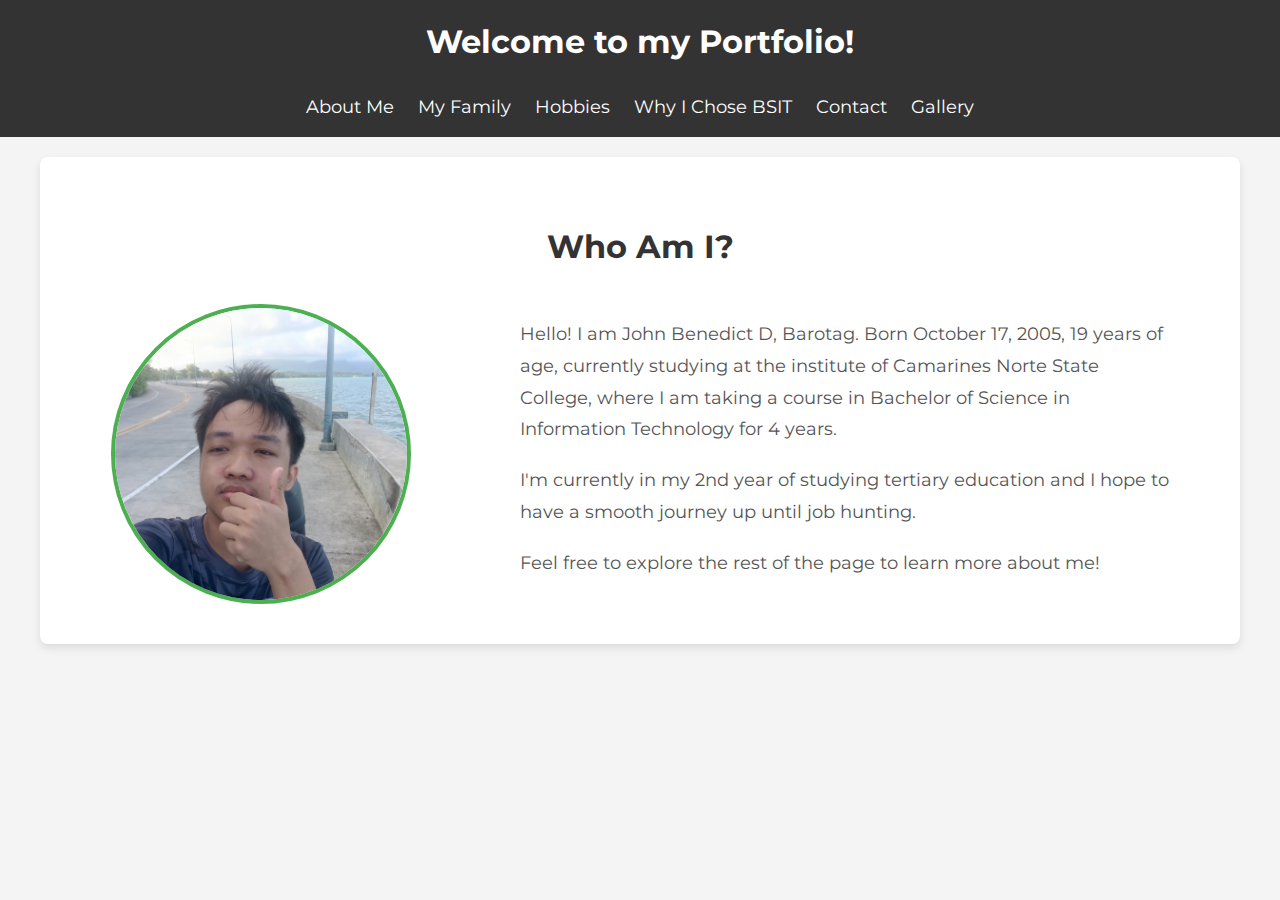
<file: index.html>
<!DOCTYPE html>
<html lang="en">
<head>
    <meta charset="UTF-8">
    <meta name="viewport" content="width=device-width, initial-scale=1.0">
    <title>Jibe's Portfolio</title>
    <link rel="stylesheet" href="styles.css">
    <link rel="stylesheet" href="https://fonts.googleapis.com/css2?family=Montserrat:wght@400;500;600;700&display=swap">

</head>
<body>
    <header>
        <h1>Welcome to my Portfolio!</h1>
        <br>
        <nav>
            <ul>
                <li><a href="index.html">About Me</a></li>
                <li><a href="family.html">My Family</a></li>
                <li><a href="hobbies.html">Hobbies</a></li>
                <li><a href="bsit.html">Why I Chose BSIT</a></li>
                <li><a href="contact.html">Contact</a></li>
                <li><a href="gallery.html">Gallery</a></li>
            </ul>
        </nav>
    </header>

    <main>
        <section class="about-section">
            <h2>Who Am I?</h2>
            <div class="about-container">
                <div class="profile-image">
                    <img src="images/IMG_20241102_160550_488@-2043851050.jpg" alt="Me">
                </div>
                <div class="about-content">
                    <p>Hello! I am John Benedict D, Barotag. Born October 17, 2005, 19 years of age, currently studying at the institute of Camarines Norte State College, where I am taking a course in Bachelor of Science in Information Technology for 4 years.</p>
                    <p>I'm currently in my 2nd year of studying tertiary education and I hope to have a smooth journey up until job hunting.</p>
                    <p>Feel free to explore the rest of the page to learn more about me!</p>
                </div>
            </div>
        </section>
    </main>
</body>
</html>
</file>
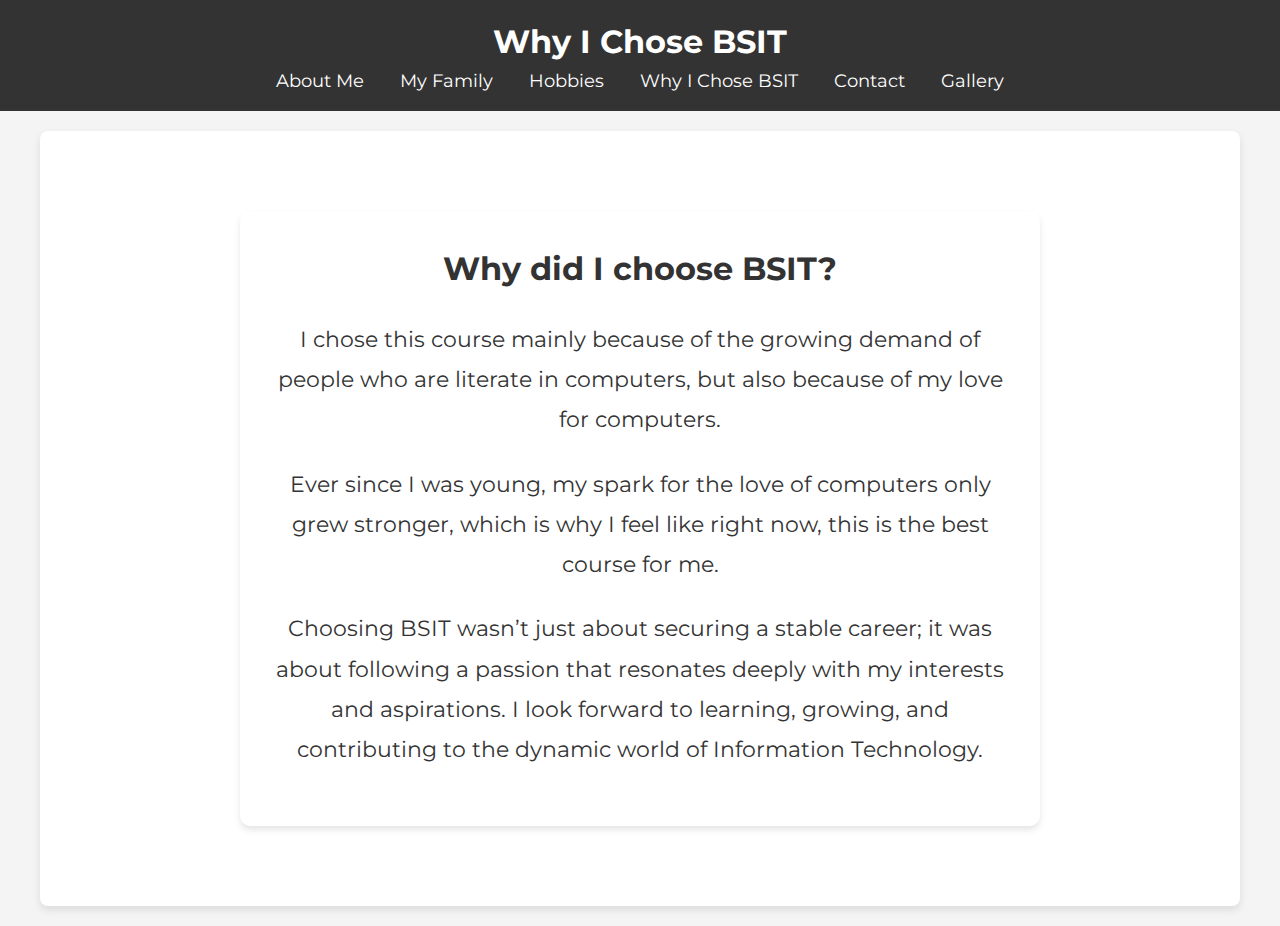
<file: bsit.html>
<!DOCTYPE html>
<html lang="en">
<head>
    <meta charset="UTF-8">
    <meta name="viewport" content="width=device-width, initial-scale=1.0">
    <title>Why I Chose BSIT</title>
    <link rel="stylesheet" href="styles.css">
    <link rel="stylesheet" href="https://fonts.googleapis.com/css2?family=Montserrat:wght@400;500;600;700&display=swap">
</head>
<body id="bsit">
    <header>
        <h1>Why I Chose BSIT</h1>
        <nav>
            <ul>
                <li><a href="index.html">About Me</a></li>
                <li><a href="family.html">My Family</a></li>
                <li><a href="hobbies.html">Hobbies</a></li>
                <li><a href="bsit.html">Why I Chose BSIT</a></li>
                <li><a href="contact.html">Contact</a></li>
                <li><a href="gallery.html">Gallery</a></li>
            </ul>
        </nav>
    </header>

    <main>
        <section class="center-content">
            <h2>Why did I choose BSIT?</h2>
            <p>I chose this course mainly because of the growing demand of people who are literate in computers, but also because of my love for computers.</p>

            <p>Ever since I was young, my spark for the love of computers only grew stronger, which is why I feel like right now, this is the best course for me.</p>

            <p>Choosing BSIT wasn’t just about securing a stable career; it was about following a passion that resonates deeply with my interests and aspirations. I look forward to learning, growing, and contributing to the dynamic world of Information Technology.</p>
        </section>
    </main>
</body>
</html>
</file>
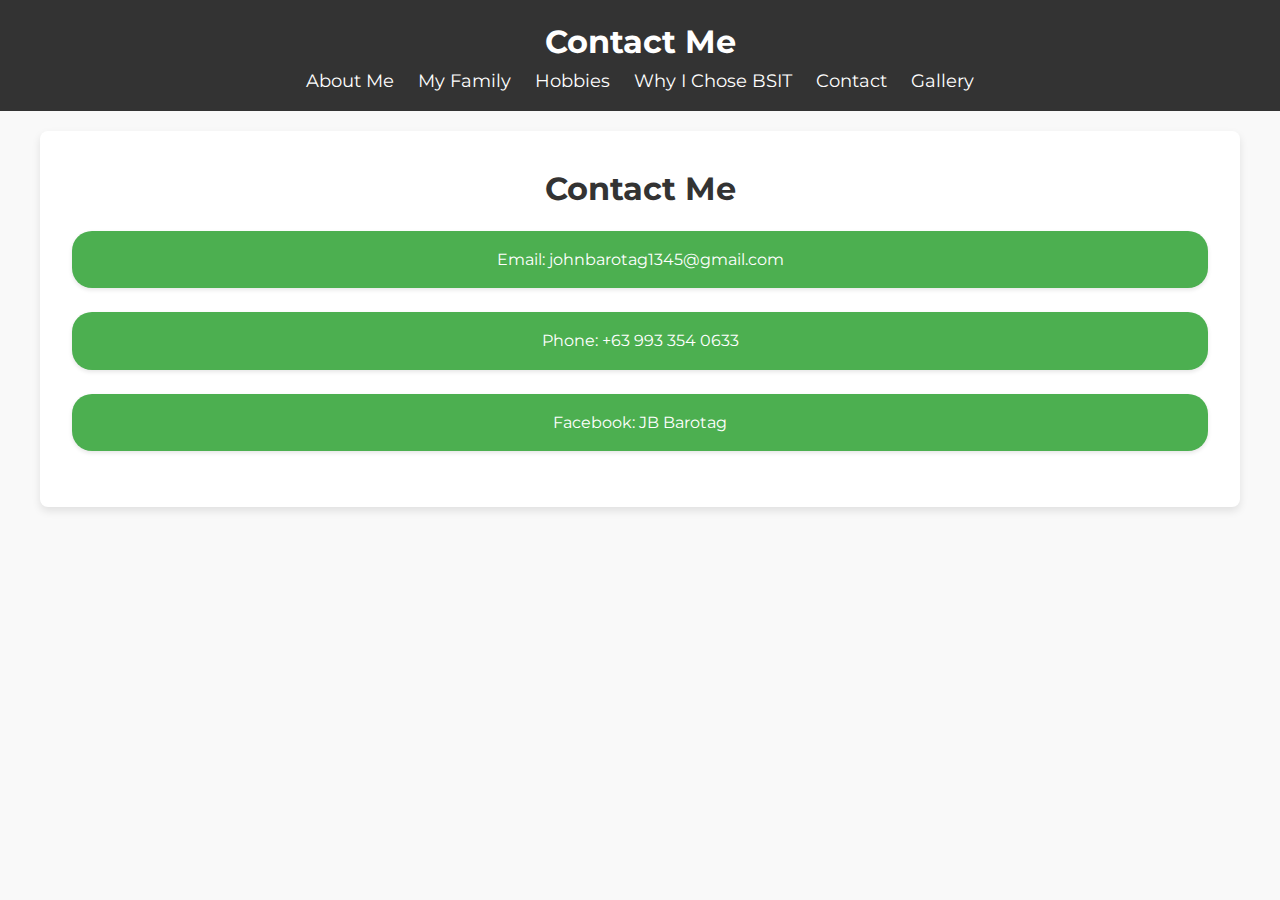
<file: contact.html>
<!DOCTYPE html>
<html lang="en">
<head>
    <meta charset="UTF-8">
    <meta name="viewport" content="width=device-width, initial-scale=1.0">
    <title>Contact Me</title>
    <link rel="stylesheet" href="styles.css">
    <link rel="stylesheet" href="https://fonts.googleapis.com/css2?family=Montserrat:wght@400;500;600;700&display=swap">
</head>
<body id="contact-page">
    <header>
        <h1>Contact Me</h1>
        <nav>
            <ul>
                <li><a href="index.html">About Me</a></li>
                <li><a href="family.html">My Family</a></li>
                <li><a href="hobbies.html">Hobbies</a></li>
                <li><a href="bsit.html">Why I Chose BSIT</a></li>
                <li><a href="contact.html">Contact</a></li>
                <li><a href="gallery.html">Gallery</a></li>
            </ul>
        </nav>
    </header>

    <main>
        <section id="contact">
            <h2>Contact Me</h2>
            <div class="contact-list">
                <a href="mailto:johnbarotag1345@gmail.com" class="contact-item">
                    <p>Email: johnbarotag1345@gmail.com</p>
                </a>
                <a href="tel:+639933540633" class="contact-item">
                    <p>Phone: +63 993 354 0633</p>
                </a>
                <a href="https://www.facebook.com/jibeeeeee1345" target="_blank" class="contact-item">
                    <p>Facebook: JB Barotag</p>
                </a>
            </div>
        </section>
        
    </main>
</body>
</html>
</file>
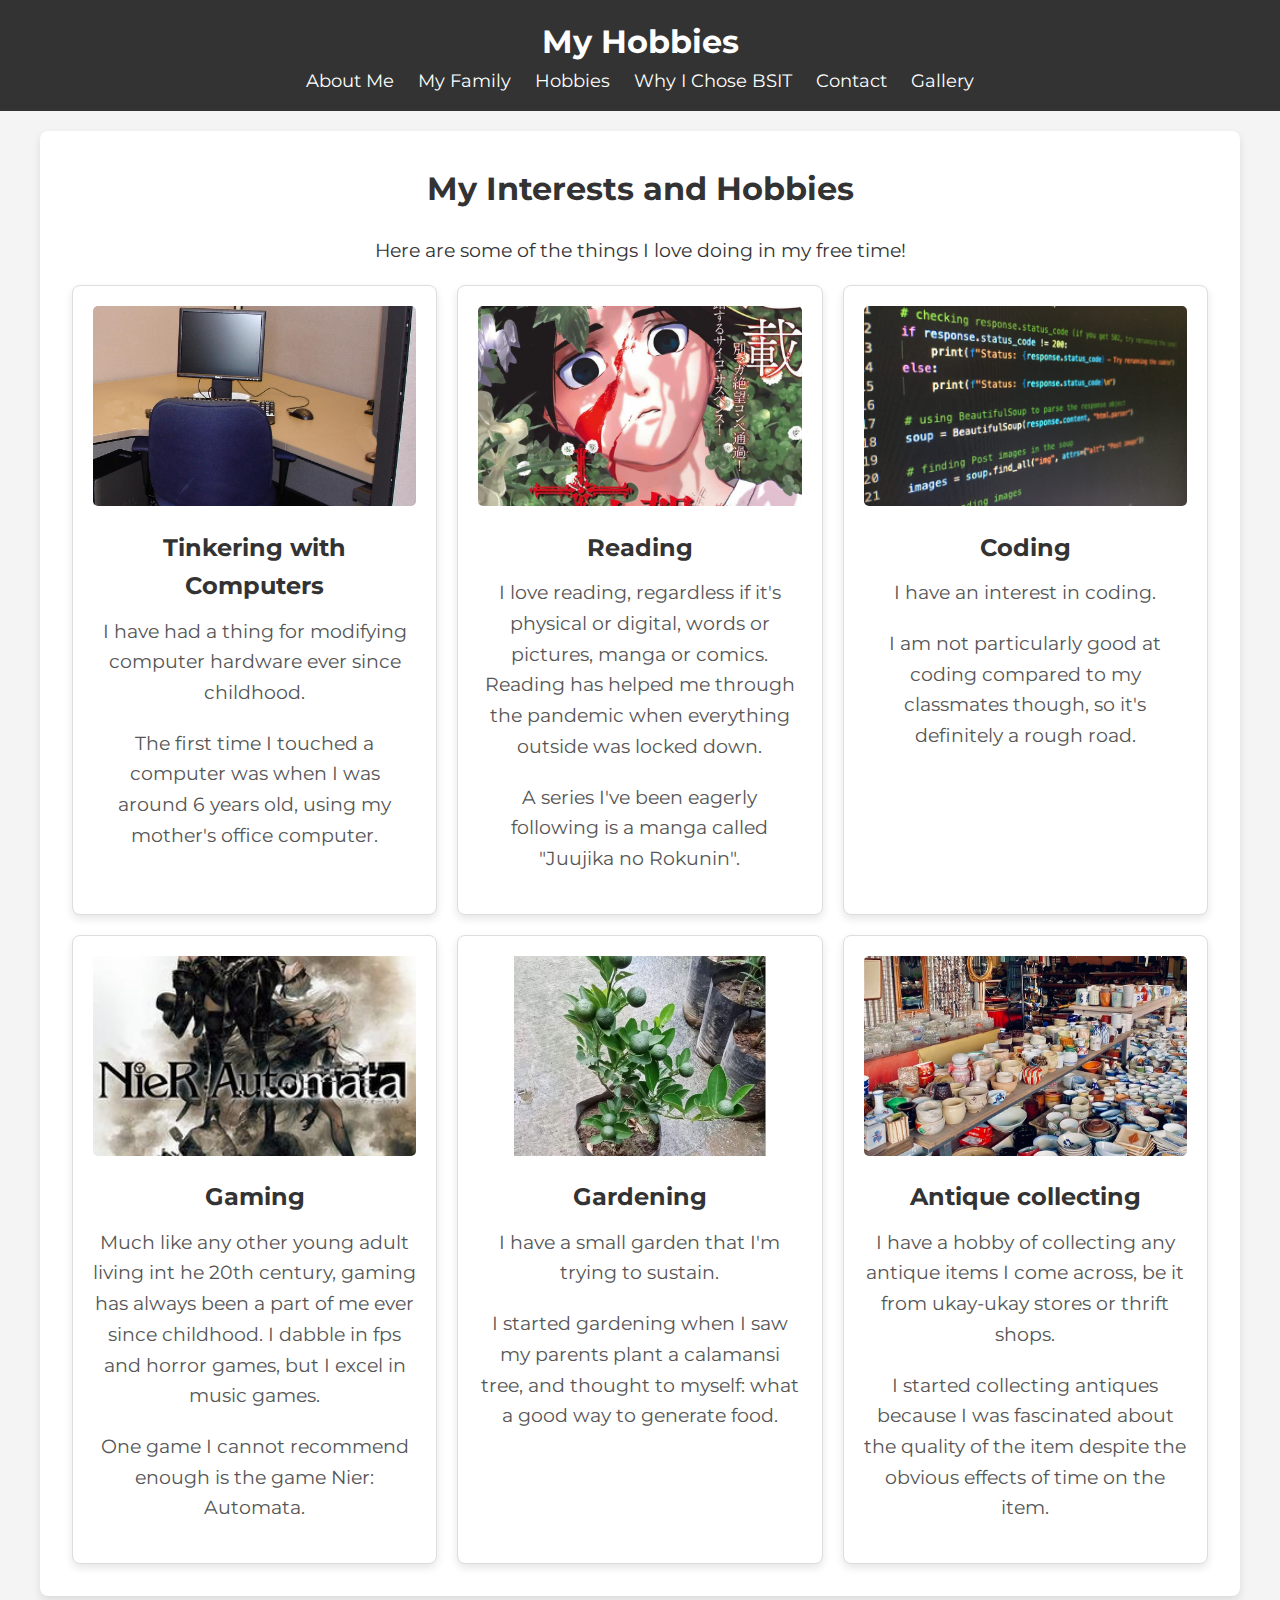
<file: hobbies.html>
<!DOCTYPE html>
<html lang="en">
<head>
    <meta charset="UTF-8">
    <meta name="viewport" content="width=device-width, initial-scale=1.0">
    <title>My Hobbies</title>
    <link rel="stylesheet" href="styles.css">
    <link rel="stylesheet" href="https://fonts.googleapis.com/css2?family=Montserrat:wght@400;500;600;700&display=swap">
</head>
<body id="hobbies-page">
    <header>
        <h1>My Hobbies</h1>
        <nav>
            <ul>
                <li><a href="index.html">About Me</a></li>
                <li><a href="family.html">My Family</a></li>
                <li><a href="hobbies.html">Hobbies</a></li>
                <li><a href="bsit.html">Why I Chose BSIT</a></li>
                <li><a href="contact.html">Contact</a></li>
                <li><a href="gallery.html">Gallery</a></li>
            </ul>
        </nav>
    </header>

    <main>
        <h2>My Interests and Hobbies</h2>
        <p>Here are some of the things I love doing in my free time!</p>

        <section class="hobbies-grid">
            <div class="hobby-item">
                <div class="hobby-card">
                    <div class="front">
                        <img src="images/ygr9qnj8vhe81.jpg" alt="Hobby 1">
                        <h3>Tinkering with Computers</h3>
                        <p>I have had a thing for modifying computer hardware ever since childhood.</p>
                    </div>
                    <div class="back">
                        <p>The first time I touched a computer was when I was around 6 years old, using my mother's office computer.</p>
                    </div>
                </div>
            </div>
            <div class="hobby-item">
                <div class="hobby-card">
                    <div class="front">
                        <img src="images/ja2wozihntw61.jpg" alt="Hobby 2">
                        <h3>Reading</h3>
                        <p>I love reading, regardless if it's physical or digital, words or pictures, manga or comics. Reading has helped me through the pandemic when everything outside was locked down.</p>
                    </div>
                    <div class="back">
                        <p>A series I've been eagerly following is a manga called "Juujika no Rokunin".</p>
                    </div>
                </div>
            </div>
            <div class="hobby-item">
                <div class="hobby-card">
                    <div class="front">
                        <img src="images/0_q2ATBBe-pHt7cUNv.jpg" alt="Hobby 3">
                        <h3>Coding</h3>
                        <p>I have an interest in coding.</p>
                    </div>
                    <div class="back">
                        <p>I am not particularly good at coding compared to my classmates though, so it's definitely a rough road.</p>
                    </div>
                </div>
            </div>
            <div class="hobby-item">
                <div class="hobby-card">
                    <div class="front">
                        <img src="images/Nier_Automata_cover_art.jpg" alt="Hobby 4">
                        <h3>Gaming</h3>
                        <p>Much like any other young adult living int he 20th century, gaming has always been a part of me ever since childhood. I dabble in fps and horror games, but I excel in music games.</p>
                    </div>
                    <div class="back">
                        <p>One game I cannot recommend enough is the game Nier: Automata.</p>
                    </div>
                </div>
            </div>
            <div class="hobby-item">
                <div class="hobby-card">
                    <div class="front">
                        <img src="images/ph-11134201-7qul0-ljpgi2gvylpob6.jpg" alt="Hobby 5">
                        <h3>Gardening</h3>
                        <p>I have a small garden that I'm trying to sustain.</p>
                    </div>
                    <div class="back">
                        <p>I started gardening when I saw my parents plant a calamansi tree, and thought to myself: what a good way to generate food.</p>
                    </div>
                </div>
            </div>
            <div class="hobby-item">
                <div class="hobby-card">
                    <div class="front">
                        <img src="images/japan-surplus-v0-00tupdw3az3d1.jpg" alt="Hobby 6">
                        <h3>Antique collecting</h3>
                        <p>I have a hobby of collecting any antique items I come across, be it from ukay-ukay stores or thrift shops.</p>
                    </div>
                    <div class="back">
                        <p>I started collecting antiques because I was fascinated about the quality of the item despite the obvious effects of time on the item.</p>
                    </div>
                </div>
            </div>
        </section>
    </main>
</body>
</html>
</file>
<file: styles.css>
/* General Styles */
* {
    margin: 0;
    padding: 0;
    box-sizing: border-box;
}

body {
    font-family: 'Montserrat', sans-serif;
    background-color: #f0f4f8;
    line-height: 1.6;
    color: #333;
    margin: 0;
}

header {
    background-color: #333;
    color: white;
    padding: 1.5rem 0;
    text-align: center;
}

header h1 {
    font-size: 2.5rem;
    margin-bottom: 0.5rem;
}

nav ul {
    list-style: none;
    padding: 0;
    margin-top: 10px;
}

nav ul li {
    display: inline;
    margin: 0 15px;
}

nav ul li a {
    color: white;
    text-decoration: none;
    font-size: 1.2rem;
}

nav ul li a:hover {
    color: #4CAF50;
}

/* Main Content */
main {
    padding: 2rem;
    background-color: white;
    max-width: 1200px;
    margin: 20px auto;
    border-radius: 8px;
    box-shadow: 0 4px 8px rgba(0, 0, 0, 0.1);
}

.about-section {
    text-align: center;
    margin-top: 2rem;
}

.about-container {
    display: flex;
    justify-content: space-around;
    align-items: center;
    flex-wrap: wrap;
    gap: 2rem;
    margin-top: 2rem;
}

.profile-image img {
    width: 300px;
    height: 300px;
    border-radius: 50%;
    object-fit: cover;
    border: 4px solid #4CAF50;
}

.about-content {
    max-width: 650px;
    text-align: left;
}

.about-content p {
    font-size: 1.1rem;
    margin-bottom: 1.2rem;
    line-height: 1.8;
    color: #555;
}

h2 {
    font-size: 2.2rem;
    color: #333;
    margin-bottom: 1.5rem;
}

footer {
    background-color: #333;
    color: white;
    text-align: center;
    padding: 1rem 0;
    margin-top: 2rem;
}

footer p {
    font-size: 1rem;
}

/* Responsive Design */
@media (max-width: 768px) {
    .about-container {
        flex-direction: column;
        text-align: center;
    }

    .profile-image img {
        width: 150px;
        height: 150px;
    }

    nav ul li {
        margin: 0 10px;
    }

    nav ul li a {
        font-size: 1rem;
    }
}

/* General Styles */
body {
    font-family: 'Montserrat', sans-serif;
    margin: 0;
    padding: 0;
    background-color: #f4f4f4; /* Soft background color */
    color: #333;
}

header {
    background-color: #333;
    color: white;
    padding: 1rem 0;
    text-align: center;
}

header h1 {
    margin: 0;
    font-size: 2rem;
}

nav ul {
    list-style: none;
    padding: 0;
    margin: 0;
    text-align: center;
}

nav ul li {
    display: inline-block;
    margin: 0 10px;
}

nav ul li a {
    color: white;
    text-decoration: none;
    font-size: 1.1rem;
}

nav ul li a:hover {
    color: #4CAF50; /* Green hover effect */
}

/* Main Content - Family Page */
main {
    padding: 2rem;
    background-color: white;
    text-align: center;
}

main h2 {
    font-size: 2rem;
    margin-bottom: 1rem;
}

.family-section {
    display: grid;
    grid-template-columns: repeat(3, 1fr); /* 3-column grid */
    gap: 2rem;
    padding: 2rem 0;
}

.family-member {
    background-color: #fff;
    border-radius: 10px;
    box-shadow: 0 4px 8px rgba(0, 0, 0, 0.1);
    overflow: hidden;
    text-align: center;
    transition: transform 0.3s, box-shadow 0.3s;
}

.family-member:hover {
    transform: scale(1.05);
    box-shadow: 0 8px 16px rgba(0, 0, 0, 0.2);
}

.family-member img {
    width: 100%;
    height: 300px;
    object-fit: cover;
    border-bottom: 2px solid #f4f4f4;
}

.family-member h3 {
    margin: 10px 0;
    font-size: 1.5rem;
}

.family-member p {
    font-size: 1rem;
    color: #555;
    margin: 0 10px;
}

footer {
    background-color: #333;
    color: white;
    padding: 1rem 0;
    text-align: center;
}

/* Responsive Design for Family Page */
@media (max-width: 768px) {
    .family-section {
        grid-template-columns: repeat(2, 1fr); /* 2-column grid for smaller screens */
    }

    .family-member {
        margin: 0 10px;
    }
}

@media (max-width: 480px) {
    .family-section {
        grid-template-columns: 1fr; /* Single column for mobile screens */
    }

    nav ul li {
        display: block;
        margin-bottom: 10px;
    }
}


/* General Styles for Hobbies Page */
#hobbies-page {
    font-family: 'Montserrat', sans-serif;
    line-height: 1.6;
    margin: 0;
    padding: 0;
    background-color: #f4f4f4;
}

#hobbies-page header {
    background-color: #333;
    color: white;
    padding: 1rem 0;
    text-align: center;
}

#hobbies-page header h1 {
    margin: 0;
    font-size: 2rem;
}

#hobbies-page nav ul {
    list-style: none;
    padding: 0;
    margin: 0;
}

#hobbies-page nav ul li {
    display: inline-block;
    margin: 0 10px;
}

#hobbies-page nav ul li a {
    color: white;
    text-decoration: none;
    font-size: 1.1rem;
}

#hobbies-page nav ul li a:hover {
    color: #4CAF50; /* Green hover effect */
}

/* Main Content - Hobbies Page */
#hobbies-page main {
    padding: 2rem;
    background-color: white;
}

#hobbies-page h2 {
    font-size: 2rem;
    margin-bottom: 20px;
}

#hobbies-page p {
    font-size: 1.2rem;
    margin-bottom: 20px;
}

/* Grid Layout for Hobbies */
.hobbies-grid {
    display: grid;
    grid-template-columns: repeat(auto-fill, minmax(300px, 1fr));
    gap: 20px;
    margin-top: 20px;
}

.hobby-item {
    background-color: #fff;
    border: 1px solid #ddd;
    padding: 20px;
    border-radius: 8px;
    box-shadow: 0 4px 8px rgba(0, 0, 0, 0.1);
    text-align: center;
    transition: transform 0.3s ease-in-out;
}

.hobby-item img {
    width: 100%;
    height: 200px;
    object-fit: cover;
    border-radius: 5px;
}

.hobby-item h3 {
    margin: 15px 0 10px;
    font-size: 1.5rem;
}

.hobby-item p {
    font-size: 1rem;
    color: #555;
}

/* Hover Effect for Hobbies */
.hobby-item:hover {
    transform: scale(1.05);
}

/* Footer */
footer {
    background-color: #333;
    color: white;
    text-align: center;
    padding: 1rem;
    position: fixed;
    bottom: 0;
    width: 100%;
}

footer p {
    margin: 0;
    font-size: 1rem;
}

/* General Styles for BSIT Page */
#bsit {
    font-family: 'Montserrat', sans-serif;
    margin: 0;
    padding: 0;
    background-color: #f4f4f4;
}

#bsit header {
    background-color: #333;
    color: white;
    padding: 1rem 0;
    text-align: center;
}

#bsit header h1 {
    margin: 0;
    font-size: 2rem;
}

#bsit nav ul {
    list-style: none;
    padding: 0;
    margin: 0;
    display: flex;
    justify-content: center;
    gap: 1rem;
}

#bsit nav ul li {
    display: inline-block;
}

#bsit nav ul li a {
    color: white;
    text-decoration: none;
    font-size: 1.1rem;
}

#bsit nav ul li a:hover {
    color: #4CAF50;
}

.center-content {
    text-align: center;
    max-width: 800px;
    margin: 3rem auto;
    padding: 2rem;
    background: white;
    border-radius: 10px; /* Smooth rounded edges */
    border: none; /* Remove any inner border */
    box-shadow: 0 4px 6px rgba(0, 0, 0, 0.1); /* Subtle shadow */
}

/* Make headings and text larger */
.center-content h2 {
    font-size: 2rem; /* Larger heading */
    margin-bottom: 1.5rem;
}

.center-content p {
    font-size: 1.4rem; /* Increase paragraph font size */
    line-height: 1.8; /* Add more spacing for readability */
    margin-bottom: 1.5rem; /* Add spacing between paragraphs */
}

/* Responsive Design */
@media (max-width: 768px) {
    .center-content {
        padding: 1.5rem;
    }

    .center-content h2 {
        font-size: 2rem;
    }

    .center-content p {
        font-size: 1rem;
    }
}

/* Contact Page Styles */
#contact-page {
    font-family: 'Montserrat', sans-serif;
    background-color: #f9f9f9;
    color: #333;
    line-height: 1.6;
}

.contact-section {
    text-align: center;
    margin: 2rem auto;
    padding: 2rem;
    background: white;
    max-width: 600px;
    border-radius: 10px;
    box-shadow: 0 4px 6px rgba(0, 0, 0, 0.1);
}

.contact-section h2 {
    font-size: 2rem;
    margin-bottom: 1.5rem;
}

.contact-methods {
    display: grid;
    grid-template-columns: 1fr;
    gap: 1.5rem;
}

.contact-item {
    display: block; /* Make the entire item clickable */
    padding: 1rem;
    background-color: #4caf50;
    color: white;
    text-decoration: none; /* Remove underline from link text */
    border-radius: 20px; /* Rounded corners */
    box-shadow: 0 2px 4px rgba(0, 0, 0, 0.1);
    transition: background-color 0.3s, transform 0.2s; /* Smooth hover effect */
    margin-bottom: 1.5rem; /* Add space between items */
}

.contact-item:hover {
    background-color: #45a049;
    transform: translateY(-2px); /* Slightly lift on hover */
}

/* Gallery Page Styles */
.gallery-section {
    padding: 3rem;
    text-align: center;
}

.gallery-section h2 {
    font-size: 2.5rem;
    margin-bottom: 2rem;
    color: #333;
}

.gallery-container {
    display: grid;
    grid-template-columns: repeat(auto-fill, minmax(250px, 1fr));
    gap: 2rem;
    padding: 1rem;
}

.gallery-item {
    background-color: #fff;
    border-radius: 10px;
    box-shadow: 0 4px 6px rgba(0, 0, 0, 0.1);
    overflow: hidden;
    position: relative;
    transition: transform 0.3s ease-in-out;
}

.gallery-item:hover {
    transform: scale(1.05);
    box-shadow: 0 8px 16px rgba(0, 0, 0, 0.2);
}

.gallery-item img {
    width: 100%;
    height: 100%;
    object-fit: cover;
    border-radius: 10px;
}

@media (max-width: 768px) {
    .gallery-container {
        grid-template-columns: repeat(2, 1fr); /* 2-column layout for smaller screens */
    }
}

@media (max-width: 480px) {
    .gallery-container {
        grid-template-columns: 1fr; /* Single column for mobile screens */
    }
}
</file>
